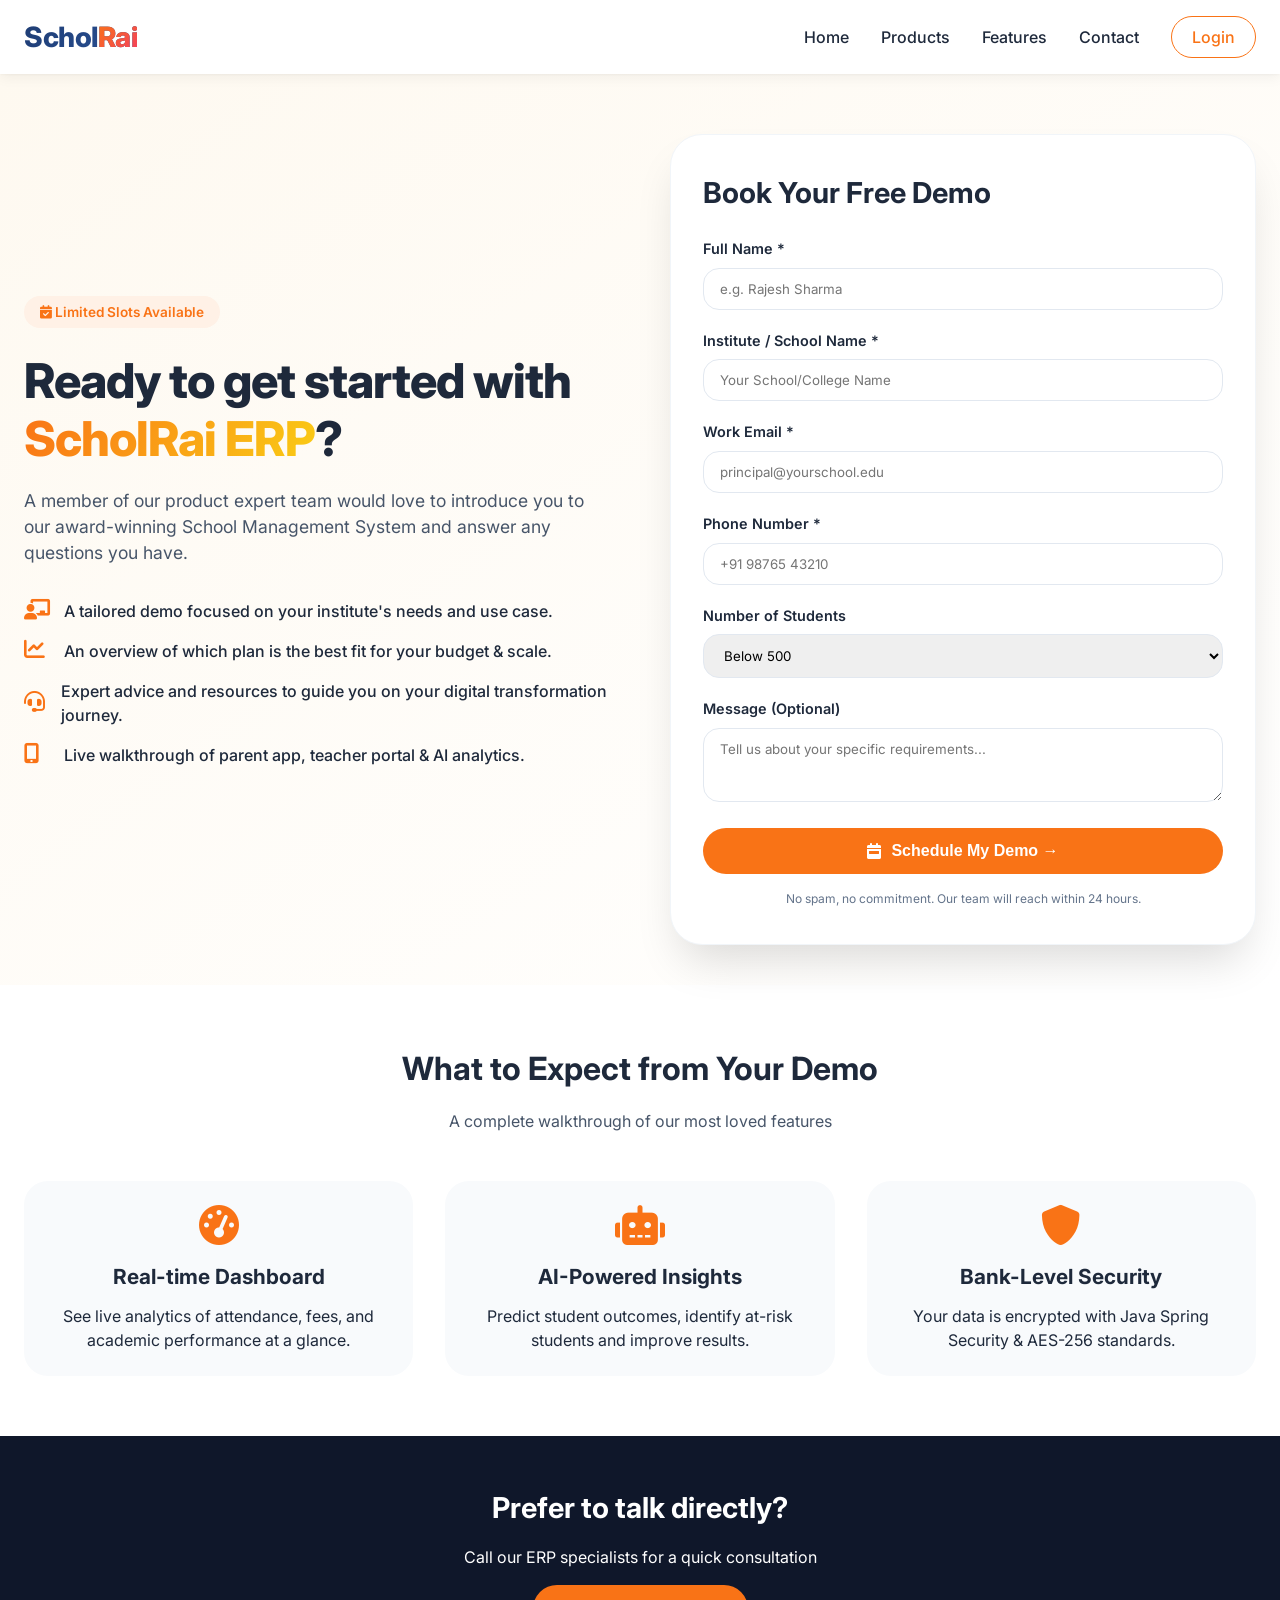
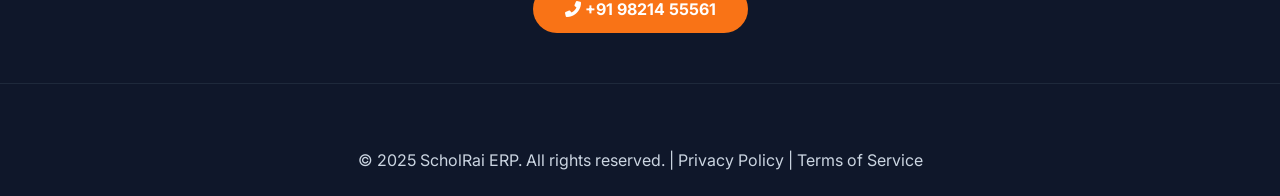
<file: content.html>
<!DOCTYPE html>
<html lang="en">
<head>
  <meta charset="UTF-8">
  <meta name="viewport" content="width=device-width, initial-scale=1.0, user-scalable=yes">
  <title>Book a Demo | ScholRai - School ERP Software</title>
  <link href="https://fonts.googleapis.com/css2?family=Inter:opsz,wght@14..32,300;14..32,400;14..32,500;14..32,600;14..32,700;14..32,800&display=swap" rel="stylesheet">
  <link rel="stylesheet" href="https://cdnjs.cloudflare.com/ajax/libs/font-awesome/6.0.0-beta3/css/all.min.css">
  <style>
    * {
      margin: 0;
      padding: 0;
      box-sizing: border-box;
    }

    body {
      font-family: 'Inter', sans-serif;
      background-color: #f8fafc;
      color: #1e293b;
      line-height: 1.5;
    }

    .container {
      max-width: 1280px;
      margin: 0 auto;
      padding: 0 24px;
    }

    /* navbar - consistent with main site */
    .navbar {
      background: rgba(255,255,255,0.96);
      backdrop-filter: blur(8px);
      position: sticky;
      top: 0;
      z-index: 100;
      box-shadow: 0 1px 2px rgba(0,0,0,0.03), 0 4px 12px rgba(0,0,0,0.05);
      padding: 16px 0;
    }
    .nav-flex {
      display: flex;
      align-items: center;
      justify-content: space-between;
      flex-wrap: wrap;
    }
    .logo-text {
      font-size: 28px;
      font-weight: 800;
      letter-spacing: -0.5px;
      background: linear-gradient(135deg, #1E3C72, #2A5298);
      -webkit-background-clip: text;
      background-clip: text;
      color: transparent;
      text-decoration: none;
    }
    .logo-text span {
      background: linear-gradient(135deg, #f97316, #f43f5e);
      -webkit-background-clip: text;
      background-clip: text;
      color: transparent;
    }
    .nav-links {
      display: flex;
      gap: 32px;
      align-items: center;
      flex-wrap: wrap;
    }
    .nav-links a {
      text-decoration: none;
      font-weight: 500;
      color: #1e293b;
      transition: 0.2s;
    }
    .nav-links a:hover {
      color: #f97316;
    }
    .btn-outline-nav {
      border: 1.5px solid #f97316;
      padding: 8px 20px;
      border-radius: 40px;
      color: #f97316 !important;
      font-weight: 600;
    }
    .btn-outline-nav:hover {
      background: #fff7ed;
    }

    /* demo hero section */
    .demo-hero {
      padding: 60px 0 40px;
      background: linear-gradient(145deg, #fef9f0 0%, #ffffff 100%);
    }
    .demo-grid {
      display: grid;
      grid-template-columns: 1fr 1fr;
      gap: 60px;
      align-items: center;
    }
    .demo-badge {
      display: inline-block;
      background: #fff1e6;
      padding: 6px 16px;
      border-radius: 100px;
      font-size: 0.85rem;
      font-weight: 600;
      color: #f97316;
      margin-bottom: 24px;
    }
    .demo-left h1 {
      font-size: 3rem;
      font-weight: 800;
      line-height: 1.2;
      margin-bottom: 20px;
      letter-spacing: -1px;
    }
    .demo-left h1 span {
      background: linear-gradient(120deg, #f97316, #facc15);
      -webkit-background-clip: text;
      background-clip: text;
      color: transparent;
    }
    .demo-left p {
      font-size: 1.1rem;
      color: #475569;
      margin-bottom: 32px;
    }
    .help-list {
      list-style: none;
      margin-top: 24px;
    }
    .help-list li {
      margin-bottom: 16px;
      display: flex;
      align-items: center;
      gap: 12px;
      font-weight: 500;
    }
    .help-list li i {
      color: #f97316;
      font-size: 1.3rem;
      width: 28px;
    }
    .demo-right {
      background: white;
      border-radius: 32px;
      padding: 36px 32px;
      box-shadow: 0 25px 45px -12px rgba(0,0,0,0.15);
      border: 1px solid #f1f5f9;
    }
    .form-group {
      margin-bottom: 20px;
    }
    .form-group label {
      display: block;
      font-weight: 600;
      margin-bottom: 8px;
      font-size: 0.9rem;
    }
    .form-group input, .form-group select, .form-group textarea {
      width: 100%;
      padding: 12px 16px;
      border-radius: 16px;
      border: 1px solid #e2e8f0;
      font-family: 'Inter', sans-serif;
      transition: 0.2s;
    }
    .form-group input:focus, .form-group select:focus, .form-group textarea:focus {
      outline: none;
      border-color: #f97316;
      box-shadow: 0 0 0 3px rgba(249,115,22,0.1);
    }
    .btn-submit {
      background: #f97316;
      color: white;
      width: 100%;
      padding: 14px;
      border: none;
      border-radius: 40px;
      font-weight: 700;
      font-size: 1rem;
      cursor: pointer;
      transition: 0.2s;
      display: flex;
      align-items: center;
      justify-content: center;
      gap: 10px;
    }
    .btn-submit:hover {
      background: #ea580c;
      transform: translateY(-2px);
    }
    .form-note {
      font-size: 0.75rem;
      text-align: center;
      margin-top: 16px;
      color: #64748b;
    }

    /* features section */
    .features-section {
      padding: 60px 0;
      background: white;
      text-align: center;
    }
    .features-grid {
      display: grid;
      grid-template-columns: repeat(3, 1fr);
      gap: 32px;
      margin-top: 48px;
    }
    .feature-card {
      padding: 24px;
      border-radius: 24px;
      background: #f8fafc;
      transition: 0.2s;
    }
    .feature-card i {
      font-size: 2.5rem;
      color: #f97316;
      margin-bottom: 16px;
    }
    .feature-card h3 {
      font-size: 1.3rem;
      margin-bottom: 12px;
    }

    /* cta bottom */
    .bottom-cta {
      background: #0f172a;
      color: white;
      text-align: center;
      padding: 50px 0;
    }
    .bottom-cta h3 {
      font-size: 1.8rem;
      margin-bottom: 16px;
    }
    .btn-phone {
      background: #f97316;
      display: inline-block;
      padding: 12px 32px;
      border-radius: 40px;
      color: white;
      text-decoration: none;
      font-weight: 700;
      margin-top: 16px;
    }

    footer {
      background: #0f172a;
      color: #cbd5e1;
      padding: 40px 0 24px;
      border-top: 1px solid #1e293b;
    }
    .footer-bottom {
      text-align: center;
      padding-top: 24px;
    }

    @media (max-width: 900px) {
      .demo-grid, .features-grid {
        grid-template-columns: 1fr;
      }
      .demo-left h1 {
        font-size: 2.2rem;
      }
      .nav-flex {
        flex-direction: column;
        gap: 12px;
      }
    }
  </style>
</head>
<body>

<nav class="navbar">
  <div class="container nav-flex">
    <a href="#" class="logo-text">Schol<span>Rai</span></a>
    <div class="nav-links">
      <a href="#">Home</a>
      <a href="#">Products</a>
      <a href="#">Features</a>
      <a href="#">Contact</a>
      <a href="#" class="btn-outline-nav">Login</a>
    </div>
  </div>
</nav>

<section class="demo-hero">
  <div class="container demo-grid">
    <div class="demo-left">
      <div class="demo-badge"><i class="fas fa-calendar-check"></i> Limited Slots Available</div>
      <h1>Ready to get started with <span>ScholRai ERP</span>?</h1>
      <p>A member of our product expert team would love to introduce you to our award-winning School Management System and answer any questions you have.</p>
      <div class="help-list">
        <li><i class="fas fa-chalkboard-user"></i> A tailored demo focused on your institute's needs and use case.</li>
        <li><i class="fas fa-chart-line"></i> An overview of which plan is the best fit for your budget & scale.</li>
        <li><i class="fas fa-headset"></i> Expert advice and resources to guide you on your digital transformation journey.</li>
        <li><i class="fas fa-mobile-alt"></i> Live walkthrough of parent app, teacher portal & AI analytics.</li>
      </div>
    </div>
    <div class="demo-right">
      <h3 style="font-size: 1.8rem; margin-bottom: 24px; font-weight: 700;">Book Your Free Demo</h3>
      <form id="demoForm">
        <div class="form-group">
          <label>Full Name *</label>
          <input type="text" placeholder="e.g. Rajesh Sharma" required>
        </div>
        <div class="form-group">
          <label>Institute / School Name *</label>
          <input type="text" placeholder="Your School/College Name" required>
        </div>
        <div class="form-group">
          <label>Work Email *</label>
          <input type="email" placeholder="principal@yourschool.edu" required>
        </div>
        <div class="form-group">
          <label>Phone Number *</label>
          <input type="tel" placeholder="+91 98765 43210" required>
        </div>
        <div class="form-group">
          <label>Number of Students</label>
          <select>
            <option>Below 500</option>
            <option>500 - 2000</option>
            <option>2001 - 5000</option>
            <option>5000+</option>
          </select>
        </div>
        <div class="form-group">
          <label>Message (Optional)</label>
          <textarea rows="3" placeholder="Tell us about your specific requirements..."></textarea>
        </div>
        <button type="submit" class="btn-submit"><i class="fas fa-calendar-week"></i> Schedule My Demo →</button>
        <p class="form-note">No spam, no commitment. Our team will reach within 24 hours.</p>
      </form>
    </div>
  </div>
</section>

<section class="features-section">
  <div class="container">
    <h2 style="font-size: 2rem; margin-bottom: 16px;">What to Expect from Your Demo</h2>
    <p style="color: #475569; max-width: 700px; margin: 0 auto;">A complete walkthrough of our most loved features</p>
    <div class="features-grid">
      <div class="feature-card"><i class="fas fa-tachometer-alt"></i><h3>Real-time Dashboard</h3><p>See live analytics of attendance, fees, and academic performance at a glance.</p></div>
      <div class="feature-card"><i class="fas fa-robot"></i><h3>AI-Powered Insights</h3><p>Predict student outcomes, identify at-risk students and improve results.</p></div>
      <div class="feature-card"><i class="fas fa-shield-alt"></i><h3>Bank-Level Security</h3><p>Your data is encrypted with Java Spring Security & AES-256 standards.</p></div>
    </div>
  </div>
</section>

<section class="bottom-cta">
  <div class="container">
    <h3>Prefer to talk directly?</h3>
    <p>Call our ERP specialists for a quick consultation</p>
    <a href="tel:+919821455561" class="btn-phone"><i class="fas fa-phone-alt"></i> +91 98214 55561</a>
  </div>
</section>

<footer>
  <div class="container">
    <div class="footer-bottom">
      <p>&copy; 2025 ScholRai ERP. All rights reserved. | Privacy Policy | Terms of Service</p>
    </div>
  </div>
</footer>

<script>
  document.getElementById('demoForm').addEventListener('submit', function(e) {
    e.preventDefault();
    alert('📅 Thank you! Our demo team will contact you within 24 hours to schedule a personalized session.');
    // optional: reset form
    this.reset();
  });
</script>
</body>
</html>
</file>
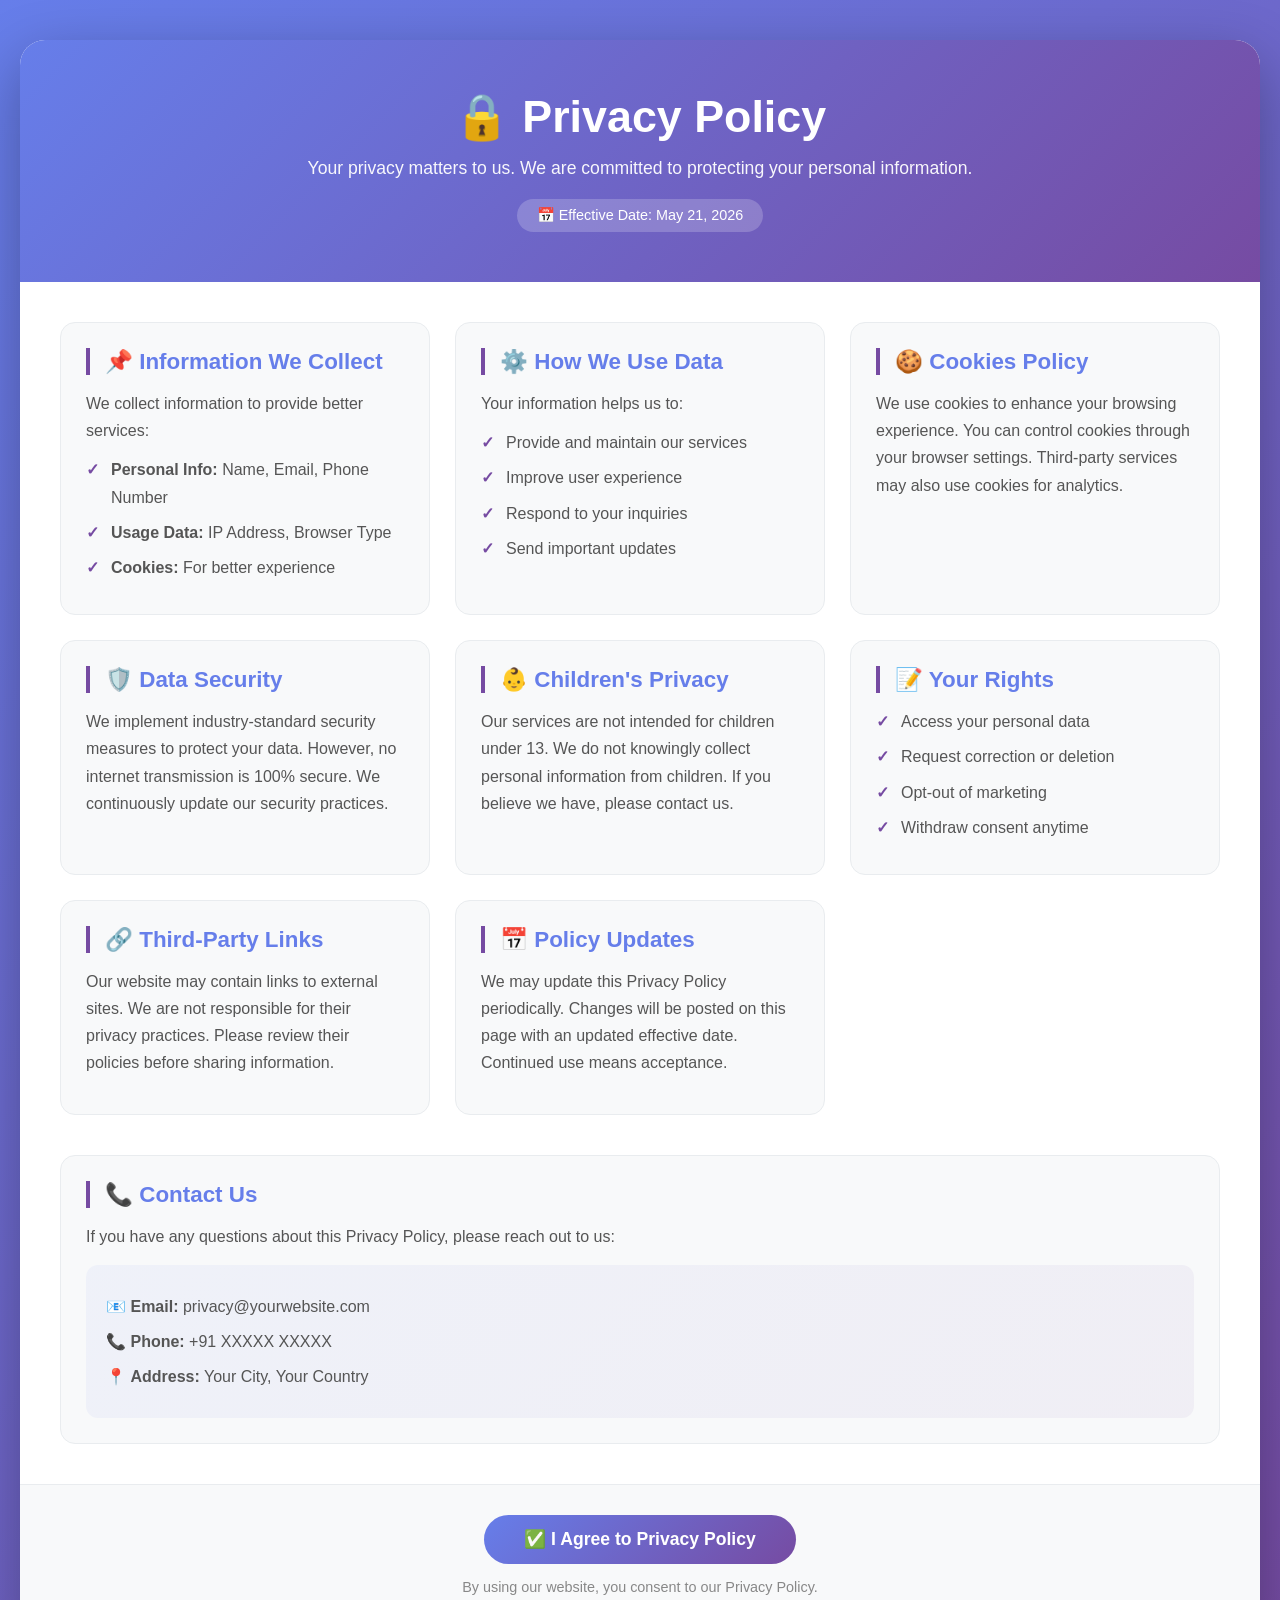
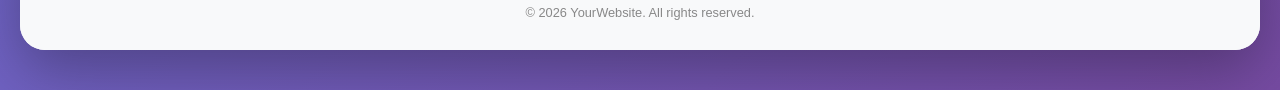
<file: Privacy Policy.html>
<!DOCTYPE html>
<html lang="hi">
<head>
    <meta charset="UTF-8">
    <meta name="viewport" content="width=device-width, initial-scale=1.0">
    <title>Privacy Policy</title>
    <style>
        * {
            margin: 0;
            padding: 0;
            box-sizing: border-box;
        }

        body {
            font-family: 'Segoe UI', Tahoma, Geneva, Verdana, sans-serif;
            background: linear-gradient(135deg, #667eea 0%, #764ba2 100%);
            min-height: 100vh;
            padding: 40px 20px;
        }

        /* Privacy Policy Container */
        .privacy-container {
            max-width: 1300px;
            margin: 0 auto;
            background: white;
            border-radius: 25px;
            overflow: hidden;
            box-shadow: 0 20px 60px rgba(0,0,0,0.3);
            animation: fadeIn 0.6s ease;
        }

        @keyframes fadeIn {
            from {
                opacity: 0;
                transform: translateY(20px);
            }
            to {
                opacity: 1;
                transform: translateY(0);
            }
        }

        /* Header */
        .privacy-header {
            background: linear-gradient(135deg, #667eea 0%, #764ba2 100%);
            color: white;
            padding: 50px 30px;
            text-align: center;
        }

        .privacy-header h1 {
            font-size: 2.8rem;
            margin-bottom: 15px;
            word-break: break-word;
        }

        .privacy-header p {
            font-size: 1.1rem;
            opacity: 0.95;
        }

        .effective-date {
            background: rgba(255,255,255,0.2);
            display: inline-block;
            padding: 8px 20px;
            border-radius: 50px;
            margin-top: 20px;
            font-size: 0.9rem;
        }

        /* Main Content */
        .privacy-content {
            padding: 40px;
        }

        /* Grid Layout */
        .privacy-grid {
            display: grid;
            grid-template-columns: repeat(auto-fit, minmax(350px, 1fr));
            gap: 25px;
            margin-bottom: 40px;
        }

        /* Cards */
        .privacy-card {
            background: #f8f9fa;
            border-radius: 15px;
            padding: 25px;
            transition: all 0.3s ease;
            border: 1px solid #e9ecef;
        }

        .privacy-card:hover {
            transform: translateY(-8px);
            box-shadow: 0 15px 35px rgba(0,0,0,0.1);
            background: white;
            border-color: #667eea;
        }

        .privacy-card h3 {
            color: #667eea;
            font-size: 1.4rem;
            margin-bottom: 15px;
            border-left: 4px solid #764ba2;
            padding-left: 15px;
        }

        .privacy-card p {
            color: #555;
            line-height: 1.7;
            margin-bottom: 12px;
        }

        .privacy-card ul {
            list-style: none;
            margin-top: 10px;
        }

        .privacy-card ul li {
            color: #555;
            line-height: 1.7;
            margin-bottom: 8px;
            padding-left: 25px;
            position: relative;
        }

        .privacy-card ul li::before {
            content: "✓";
            color: #764ba2;
            position: absolute;
            left: 0;
            font-weight: bold;
        }

        /* Full Width Cards */
        .full-width {
            grid-column: 1 / -1;
        }

        /* Footer Section */
        .privacy-footer {
            background: #f8f9fa;
            padding: 30px;
            text-align: center;
            border-top: 1px solid #e9ecef;
        }

        .agree-btn {
            background: linear-gradient(135deg, #667eea 0%, #764ba2 100%);
            color: white;
            border: none;
            padding: 14px 40px;
            font-size: 1.1rem;
            font-weight: bold;
            border-radius: 50px;
            cursor: pointer;
            transition: all 0.3s ease;
            margin-bottom: 15px;
        }

        .agree-btn:hover {
            transform: scale(1.05);
            box-shadow: 0 10px 25px rgba(102, 126, 234, 0.4);
        }

        .privacy-footer p {
            color: #888;
            font-size: 0.9rem;
        }

        /* Contact Info */
        .contact-info {
            background: linear-gradient(135deg, #667eea10, #764ba210);
            padding: 20px;
            border-radius: 12px;
            margin-top: 15px;
        }

        .contact-info p {
            margin: 8px 0;
        }

        /* Responsive */
        @media (max-width: 768px) {
            body {
                padding: 20px 15px;
            }
            
            .privacy-header h1 {
                font-size: 1.8rem;
            }
            
            .privacy-content {
                padding: 25px;
            }
            
            .privacy-grid {
                grid-template-columns: 1fr;
                gap: 20px;
            }
            
            .privacy-card h3 {
                font-size: 1.2rem;
            }
        }

        @media (max-width: 480px) {
            .privacy-header {
                padding: 30px 20px;
            }
            
            .privacy-header h1 {
                font-size: 1.5rem;
            }
            
            .privacy-content {
                padding: 20px;
            }
        }
    </style>
</head>
<body>

<div class="privacy-container">
    <!-- Header -->
    <div class="privacy-header">
        <h1>🔒 Privacy Policy</h1>
        <p>Your privacy matters to us. We are committed to protecting your personal information.</p>
        <div class="effective-date">
            📅 Effective Date: May 21, 2026
        </div>
    </div>

    <!-- Main Content -->
    <div class="privacy-content">
        <div class="privacy-grid">
            <!-- Card 1 -->
            <div class="privacy-card">
                <h3>📌 Information We Collect</h3>
                <p>We collect information to provide better services:</p>
                <ul>
                    <li><strong>Personal Info:</strong> Name, Email, Phone Number</li>
                    <li><strong>Usage Data:</strong> IP Address, Browser Type</li>
                    <li><strong>Cookies:</strong> For better experience</li>
                </ul>
            </div>

            <!-- Card 2 -->
            <div class="privacy-card">
                <h3>⚙️ How We Use Data</h3>
                <p>Your information helps us to:</p>
                <ul>
                    <li>Provide and maintain our services</li>
                    <li>Improve user experience</li>
                    <li>Respond to your inquiries</li>
                    <li>Send important updates</li>
                </ul>
            </div>

            <!-- Card 3 -->
            <div class="privacy-card">
                <h3>🍪 Cookies Policy</h3>
                <p>We use cookies to enhance your browsing experience. You can control cookies through your browser settings. Third-party services may also use cookies for analytics.</p>
            </div>

            <!-- Card 4 -->
            <div class="privacy-card">
                <h3>🛡️ Data Security</h3>
                <p>We implement industry-standard security measures to protect your data. However, no internet transmission is 100% secure. We continuously update our security practices.</p>
            </div>

            <!-- Card 5 -->
            <div class="privacy-card">
                <h3>👶 Children's Privacy</h3>
                <p>Our services are not intended for children under 13. We do not knowingly collect personal information from children. If you believe we have, please contact us.</p>
            </div>

            <!-- Card 6 -->
            <div class="privacy-card">
                <h3>📝 Your Rights</h3>
                <ul>
                    <li>Access your personal data</li>
                    <li>Request correction or deletion</li>
                    <li>Opt-out of marketing</li>
                    <li>Withdraw consent anytime</li>
                </ul>
            </div>

            <!-- Card 7 -->
            <div class="privacy-card">
                <h3>🔗 Third-Party Links</h3>
                <p>Our website may contain links to external sites. We are not responsible for their privacy practices. Please review their policies before sharing information.</p>
            </div>

            <!-- Card 8 -->
            <div class="privacy-card">
                <h3>📅 Policy Updates</h3>
                <p>We may update this Privacy Policy periodically. Changes will be posted on this page with an updated effective date. Continued use means acceptance.</p>
            </div>
        </div>

        <!-- Contact Section Full Width -->
        <div class="privacy-card" style="margin-top: 10px;">
            <h3>📞 Contact Us</h3>
            <p>If you have any questions about this Privacy Policy, please reach out to us:</p>
            <div class="contact-info">
                <p>📧 <strong>Email:</strong> privacy@yourwebsite.com</p>
                <p>📞 <strong>Phone:</strong> +91 XXXXX XXXXX</p>
                <p>📍 <strong>Address:</strong> Your City, Your Country</p>
            </div>
        </div>
    </div>

    <!-- Footer -->
    <div class="privacy-footer">
        <button class="agree-btn" onclick="alert('Thank you! You have accepted the Privacy Policy.')">
            ✅ I Agree to Privacy Policy
        </button>
        <p>By using our website, you consent to our Privacy Policy.</p>
        <p style="margin-top: 10px; font-size: 0.8rem;">
            © 2026 YourWebsite. All rights reserved.
        </p>
    </div>
</div>

</body>
</html>
</file>
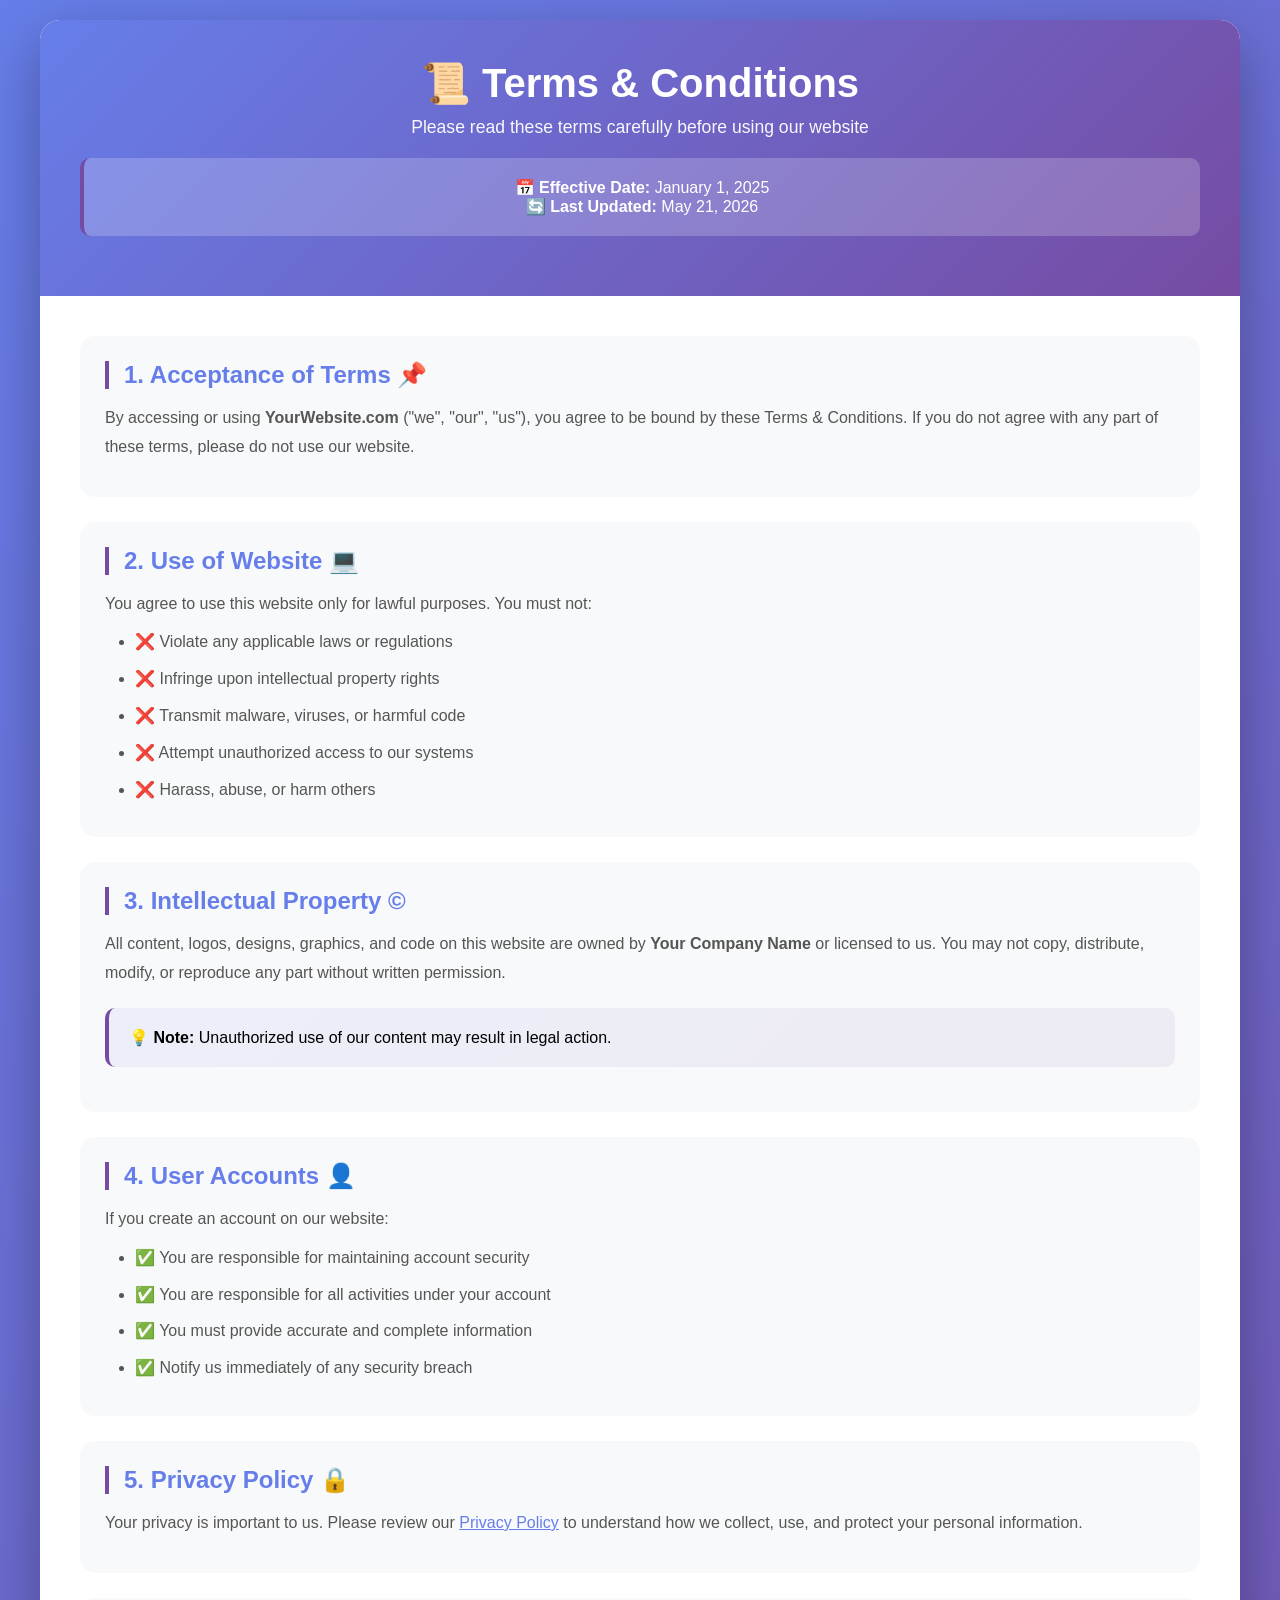
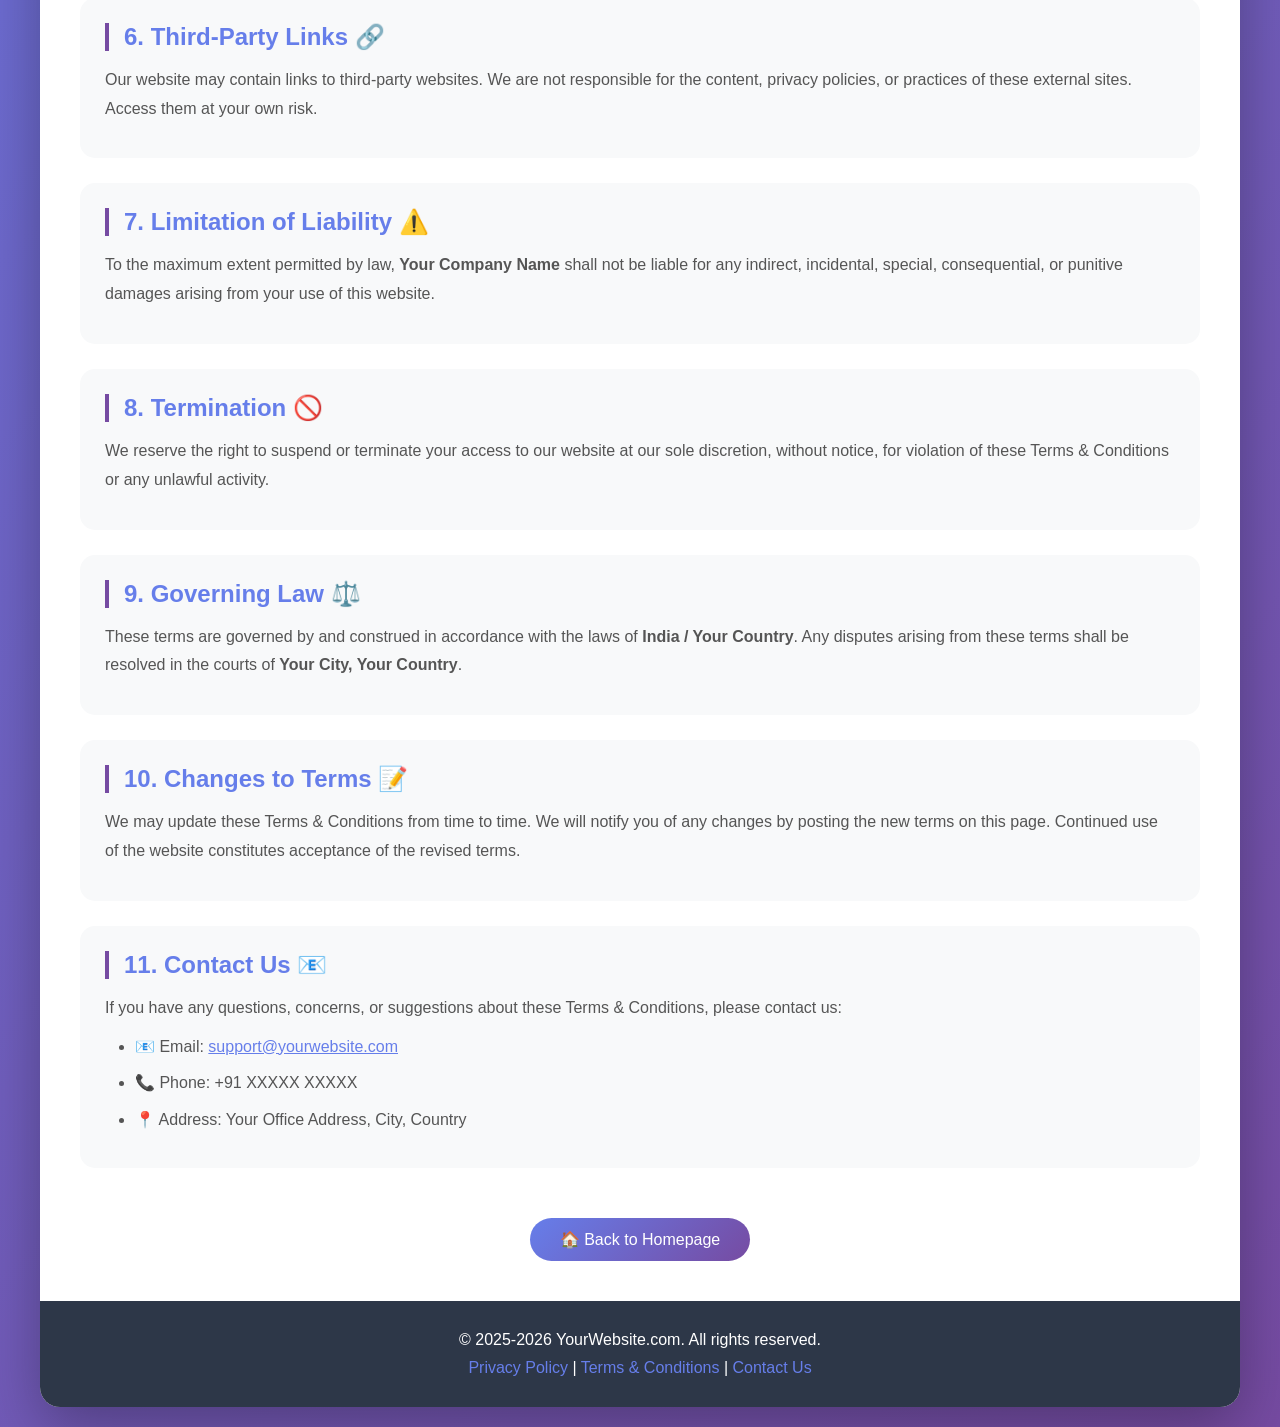
<file: Terms & Conditions.html>
<!DOCTYPE html>
<html lang="hi">
<head>
    <meta charset="UTF-8">
    <meta name="viewport" content="width=device-width, initial-scale=1.0">
    <title>Terms & Conditions - Your Website</title>
    <style>
        * {
            margin: 0;
            padding: 0;
            box-sizing: border-box;
        }

        body {
            font-family: 'Segoe UI', Tahoma, Geneva, Verdana, sans-serif;
            background: linear-gradient(135deg, #667eea 0%, #764ba2 100%);
            min-height: 100vh;
            padding: 20px;
        }

        /* मुख्य कंटेनर */
        .container {
            max-width: 1200px;
            margin: 0 auto;
            background: white;
            border-radius: 20px;
            overflow: hidden;
            box-shadow: 0 20px 60px rgba(0,0,0,0.3);
        }

        /* हेडर सेक्शन */
        .header {
            background: linear-gradient(135deg, #667eea 0%, #764ba2 100%);
            color: white;
            padding: 40px;
            text-align: center;
        }

        .header h1 {
            font-size: 2.5rem;
            margin-bottom: 10px;
            animation: fadeInDown 0.8s ease;
        }

        .header p {
            font-size: 1.1rem;
            opacity: 0.95;
        }

        /* कंटेंट एरिया */
        .content {
            padding: 40px;
        }

        /* हर सेक्शन का स्टाइल */
        .section {
            background: #f8f9fa;
            border-radius: 15px;
            padding: 25px;
            margin-bottom: 25px;
            transition: transform 0.3s ease, box-shadow 0.3s ease;
        }

        .section:hover {
            transform: translateY(-5px);
            box-shadow: 0 10px 30px rgba(0,0,0,0.1);
        }

        .section h2 {
            color: #667eea;
            font-size: 1.5rem;
            margin-bottom: 15px;
            border-left: 4px solid #764ba2;
            padding-left: 15px;
        }

        .section p, .section li {
            color: #555;
            line-height: 1.8;
            margin-bottom: 10px;
        }

        .section ul {
            margin-left: 30px;
            margin-top: 10px;
        }

        .section li {
            margin-bottom: 8px;
        }

        /* हाइलाइट बॉक्स */
        .highlight-box {
            background: linear-gradient(135deg, #667eea15 0%, #764ba215 100%);
            border-left: 4px solid #764ba2;
            padding: 20px;
            border-radius: 10px;
            margin: 20px 0;
        }

        /* एनिमेशन */
        @keyframes fadeInDown {
            from {
                opacity: 0;
                transform: translateY(-30px);
            }
            to {
                opacity: 1;
                transform: translateY(0);
            }
        }

        @keyframes fadeInUp {
            from {
                opacity: 0;
                transform: translateY(30px);
            }
            to {
                opacity: 1;
                transform: translateY(0);
            }
        }

        .section {
            animation: fadeInUp 0.6s ease forwards;
            opacity: 0;
        }

        .section:nth-child(1) { animation-delay: 0.1s; }
        .section:nth-child(2) { animation-delay: 0.2s; }
        .section:nth-child(3) { animation-delay: 0.3s; }
        .section:nth-child(4) { animation-delay: 0.4s; }
        .section:nth-child(5) { animation-delay: 0.5s; }
        .section:nth-child(6) { animation-delay: 0.6s; }
        .section:nth-child(7) { animation-delay: 0.7s; }

        /* फुटर */
        .footer {
            background: #2d3748;
            color: white;
            padding: 30px;
            text-align: center;
        }

        .footer a {
            color: #667eea;
            text-decoration: none;
        }

        .footer a:hover {
            text-decoration: underline;
        }

        /* बटन स्टाइल */
        .back-btn {
            display: inline-block;
            background: linear-gradient(135deg, #667eea 0%, #764ba2 100%);
            color: white;
            padding: 12px 30px;
            border-radius: 50px;
            text-decoration: none;
            margin-top: 20px;
            transition: transform 0.3s;
        }

        .back-btn:hover {
            transform: scale(1.05);
        }

        /* रिस्पॉन्सिव */
        @media (max-width: 768px) {
            .content {
                padding: 20px;
            }
            
            .header h1 {
                font-size: 1.8rem;
            }
            
            .section h2 {
                font-size: 1.3rem;
            }
        }
    </style>
</head>
<body>
    <div class="container">
        <!-- हेडर -->
        <div class="header">
            <h1>📜 Terms & Conditions</h1>
            <p>Please read these terms carefully before using our website</p>
            <div class="highlight-box" style="background: rgba(255,255,255,0.2); margin-top: 20px;">
                <strong>📅 Effective Date:</strong> January 1, 2025<br>
                <strong>🔄 Last Updated:</strong> May 21, 2026
            </div>
        </div>

        <!-- मुख्य कंटेंट -->
        <div class="content">
            <div class="section">
                <h2>1. Acceptance of Terms 📌</h2>
                <p>By accessing or using <strong>YourWebsite.com</strong> ("we", "our", "us"), you agree to be bound by these Terms & Conditions. If you do not agree with any part of these terms, please do not use our website.</p>
            </div>

            <div class="section">
                <h2>2. Use of Website 💻</h2>
                <p>You agree to use this website only for lawful purposes. You must not:</p>
                <ul>
                    <li>❌ Violate any applicable laws or regulations</li>
                    <li>❌ Infringe upon intellectual property rights</li>
                    <li>❌ Transmit malware, viruses, or harmful code</li>
                    <li>❌ Attempt unauthorized access to our systems</li>
                    <li>❌ Harass, abuse, or harm others</li>
                </ul>
            </div>

            <div class="section">
                <h2>3. Intellectual Property ©️</h2>
                <p>All content, logos, designs, graphics, and code on this website are owned by <strong>Your Company Name</strong> or licensed to us. You may not copy, distribute, modify, or reproduce any part without written permission.</p>
                <div class="highlight-box">
                    💡 <strong>Note:</strong> Unauthorized use of our content may result in legal action.
                </div>
            </div>

            <div class="section">
                <h2>4. User Accounts 👤</h2>
                <p>If you create an account on our website:</p>
                <ul>
                    <li>✅ You are responsible for maintaining account security</li>
                    <li>✅ You are responsible for all activities under your account</li>
                    <li>✅ You must provide accurate and complete information</li>
                    <li>✅ Notify us immediately of any security breach</li>
                </ul>
            </div>

            <div class="section">
                <h2>5. Privacy Policy 🔒</h2>
                <p>Your privacy is important to us. Please review our <a href="#" style="color: #667eea;">Privacy Policy</a> to understand how we collect, use, and protect your personal information.</p>
            </div>

            <div class="section">
                <h2>6. Third-Party Links 🔗</h2>
                <p>Our website may contain links to third-party websites. We are not responsible for the content, privacy policies, or practices of these external sites. Access them at your own risk.</p>
            </div>

            <div class="section">
                <h2>7. Limitation of Liability ⚠️</h2>
                <p>To the maximum extent permitted by law, <strong>Your Company Name</strong> shall not be liable for any indirect, incidental, special, consequential, or punitive damages arising from your use of this website.</p>
            </div>

            <div class="section">
                <h2>8. Termination 🚫</h2>
                <p>We reserve the right to suspend or terminate your access to our website at our sole discretion, without notice, for violation of these Terms & Conditions or any unlawful activity.</p>
            </div>

            <div class="section">
                <h2>9. Governing Law ⚖️</h2>
                <p>These terms are governed by and construed in accordance with the laws of <strong>India / Your Country</strong>. Any disputes arising from these terms shall be resolved in the courts of <strong>Your City, Your Country</strong>.</p>
            </div>

            <div class="section">
                <h2>10. Changes to Terms 📝</h2>
                <p>We may update these Terms & Conditions from time to time. We will notify you of any changes by posting the new terms on this page. Continued use of the website constitutes acceptance of the revised terms.</p>
            </div>

            <div class="section">
                <h2>11. Contact Us 📧</h2>
                <p>If you have any questions, concerns, or suggestions about these Terms & Conditions, please contact us:</p>
                <ul>
                    <li>📧 Email: <a href="mailto:support@yourwebsite.com" style="color: #667eea;">support@yourwebsite.com</a></li>
                    <li>📞 Phone: +91 XXXXX XXXXX</li>
                    <li>📍 Address: Your Office Address, City, Country</li>
                </ul>
            </div>

            <!-- बैक टू होम बटन -->
            <div style="text-align: center; margin-top: 30px;">
                <a href="#" class="back-btn">🏠 Back to Homepage</a>
            </div>
        </div>

        <!-- फुटर -->
        <div class="footer">
            <p>&copy; 2025-2026 YourWebsite.com. All rights reserved.</p>
            <p style="margin-top: 10px;">
                <a href="#">Privacy Policy</a> | 
                <a href="#">Terms & Conditions</a> | 
                <a href="#">Contact Us</a>
            </p>
        </div>
    </div>
</body>
</html>
</file>
